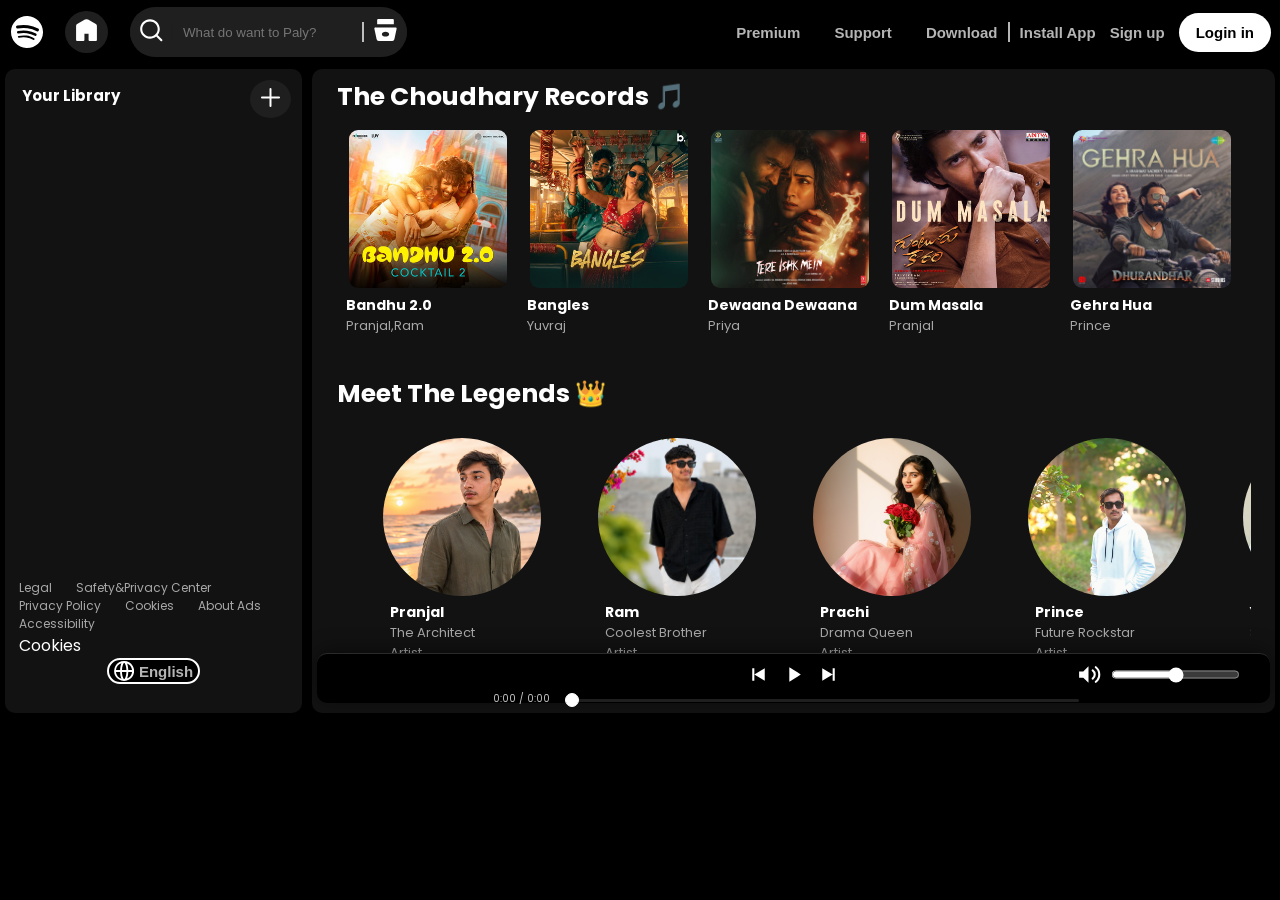
<file: Index.html>
<!DOCTYPE html>
<html lang="en">

<head>
    <meta charset="UTF-8">
    <meta name="viewport" content="width=device-width, initial-scale=1.0">
    <title>Spotify - Web Player: Music for everyone</title>
    <link rel="stylesheet" href="Style.css">
    <link rel="icon" type="image/png" href="https://open.spotifycdn.com/cdn/images/favicon32.b64ecc03.png">
    <style>
        @import url('https://fonts.googleapis.com/css2?family=Poppins:wght@400;700&display=swap');
    </style>
</head>

<body>
    <header>
        <nav>
            <div class="search">
                <img src="Svg/spotify.svg" alt="Spotify">
                <button><img src="Svg/Home.svg" alt="Home"></button>
                <div class="search-box">
                    <div class="search-menu">
                        <button><img src="Svg/Search.svg" alt=""></button>
                        <input type="text" name="search" placeholder="What do want to Paly?">

                    </div>
                    <div class="Seperator">
                        <div class="divider"></div>
                        <button><img src="Svg/Breifcase.svg" alt="Breifcase"></button>
                    </div>
                </div>
            </div>
            <div class="info">
                <div class="info-left">
                    <button>Premium</button>
                    <button>Support</button>
                    <button>Download</button>

                </div>

                <div class="divider danda"></div>
                <div class="info-right">
                    <button>Install App</button>
                    <button>Sign up</button>
                    <button class="Login">Login in</button>

                </div>
            </div>
        </nav>
    </header>

    <div class="main">
        <div class="Lib">
            <header>
                <div class="L">
                    <div>Your Library</div>
                    <button><img src="Svg/plus.svg" alt="plus"></button>
                </div>
            </header>
            <div class="Mudiv">

            </div>
            <footer>
                <div footer1>
                    <span>Legal</span>
                    <span>Safety&Privacy Center</span>
                    <span>Privacy Policy</span>
                    <span>Cookies</span>
                    <span>About Ads</span>
                    <span>Accessibility</span>
                </div>
                <div>Cookies</div>
                <div class="btn"><button><img src="Svg/lang.svg" alt="">English</button></div>
            </footer>
        </div>
        <div class="cards">
            <div class="header">The Choudhary Records 🎵</div>
            <div class="carads">
                 

            </div>
            <div class="Art-Head">Meet The Legends 👑</div>
            <div class="art-cards">
                <div class="art-card">
                    <div class="art-img">
                        <img src="images/Artist-Pranjal.png" alt="">
                    </div>
                    <div class="art-info">
                        <h4>Pranjal</h4>
                        <p>The Architect</p>
                        <p>Artist</p>
                    </div>
                </div>
                <div class="art-card">
                    <div class="art-img">
                        <img src="images/Artist-Ram.enc" alt="">
                    </div>
                    <div class="art-info">
                        <h4>Ram</h4>
                        <p>Coolest Brother</p>
                        <p>Artist</p>
                    </div>
                </div>
                <div class="art-card">
                    <div class="art-img">
                        <img src="images/Artist-Prachi.jpg" alt="">
                    </div>
                    <div class="art-info">
                        <h4>Prachi</h4>
                        <p>Drama Queen</p>
                        <p>Artist</p>
                    </div>
                </div>
                <div class="art-card">
                    <div class="art-img">
                        <img src="images/Artist-Prince.jpg" alt="">
                    </div>
                    <div class="art-info">
                        <h4>Prince</h4>
                        <p>Future Rockstar</p>
                        <p>Artist</p>
                    </div>
                </div>
                <div class="art-card">
                    <div class="art-img">
                        <img src="images/Artist-Yuvraj.jpg" alt="">
                    </div>
                    <div class="art-info">
                        <h4>Yuvraj</h4>
                        <p>Selfie King</p>
                        <p>Artist</p>
                    </div>
                </div>
                <div class="art-card">
                    <div class="art-img">
                        <img src="images/Artist-Priya.jpg" alt="">
                    </div>
                    <div class="art-info">
                        <h4>Priya</h4>
                        <p>CEO of Laziness</p>
                        <p>Artist</p>
                    </div>
                </div>
                <div class="art-card">
                    <div class="art-img">
                        <img src="images/Artist-Vaidehi.png" alt="">
                    </div>
                    <div class="art-info">
                        <h4>Vaidehi</h4>
                        <p>Non-Stop FM</p>
                        <p>Artist</p>
                    </div>
                </div>
            </div>
            <div class="player">
                <div class="song-detail">
                    <div class="listed-song"></div>
                    <div class="song-btn"><img class="previous-btn" src="Svg/previous.svg" alt="previous"><img
                            class="play-btn" src="Svg/play1.svg" alt="play"><img class="next-btn" src="Svg/next.svg"
                            alt="next"></div>
                    <div class="volume-Icon"><img class="volume" src=""><input
    type="range"
    class="volume-slider"
    min="0"
    max="100"
    value="50"></div>
                </div>
                <div class="timer"> 
                    <div class="song-time">0:00 / 0:00</div>
                <div class="seekbar">
                    <div class="progress"></div>
                    <div class="circle"></div>
                </div>
            </div>
            </div>
        </div>
    </div>


    <script src="Script.js"></script>


</body>

</html>
</file>
<file: Style.css>
/* Chrome, Edge, Opera */
::-webkit-scrollbar {
    width: 12px;
    /* Vertical scrollbar */
    height: 12px;
    /* Horizontal scrollbar */
}

::-webkit-scrollbar-track {
    background: #121212;
}

::-webkit-scrollbar-thumb {
    background: #535353;
    border-radius: 999px;
    border: 2px solid #121212;
}

::-webkit-scrollbar-thumb:hover {
    background: #b3b3b3;
}

::-webkit-scrollbar-corner {
    background: #121212;
}

/* Firefox */
* {
    scrollbar-width: thin;
    scrollbar-color: #535353 #121212;
}

* {
    margin: 0px;
    padding: 0px;

    box-sizing: border-box;
}

body {
    background-color: black;

}

nav {

    box-sizing: border-box;
    display: flex;
    justify-content: space-between;
    align-items: center;
}

.search {
    display: flex;
    justify-content: space-around;
    align-items: center;
    gap: 22px;

    margin: 7px 2px 7px 11px;
}

.search button img {
    width: 25px;
}

nav .search button {

    background-color: #1f1f1f;
    border: none;
    outline: none;
    margin-left: 0px;

    border-radius: 50%;
    padding: 7px 9px
}

.search-box img {
    width: 25px;
}

.search-box {
    display: flex;
    justify-content: space-around;
    align-items: center;
    background-color: #1f1f1f;
    border-radius: 50px;
    margin-right: 26px;
    padding: 4px 0px;
   max-width: 398px;

    gap: 10px;
}

.search-box input {
    background-color: #1f1f1f;
    color: white;
    border: none;
    outline: none;
    padding: 7px 0px;
   max-width: 258px;
}

.divider {
    width: 0%;
    height: 20px;
    border: 1px solid rgba(255, 255, 255, 0.708);

}

.Seperator {
    display: flex;
    justify-content: center;
    align-items: center;
}

.Seperator img {
    width: 25px;
}

.search-menu {
    display: flex;
    justify-content: center;
    align-items: center;
    gap: 10px;
}

.info {
    display: flex;
    justify-content: center;
    align-items: center;
    gap: 10px;
    margin-right: 9px;
}

.info button {
    border: none;
    outline: none;
    background-color: black;
    font-weight: bolder;
    color: rgba(255, 255, 255, 0.708);
    font-size: 15px;
}

.info-left {
    display: flex;
    justify-content: center;
    align-items: center;
    gap: 34px;

}

.info-right {
    display: flex;
    justify-content: center;
    align-items: center;
    gap: 14px;

}

button.Login {
    padding: 11px 17px;
    background-color: white;
    color: black;
    border-radius: 50px;

}

.Lib {
     flex: 0 0 297px ;
    background-color: #121212;
    color: white;
    border-radius: 10px;
   

    margin: 5px;
}

.cards {
    flex : 1;

    background-color: #121212;
    color: white;
    border-radius: 10px;
    overflow: auto;
    margin: 5px;
}

.main {
    display: flex;



}

.L img {
    width: 21px;
    margin: 5px;
}

.L button {
    background-color: #1f1f1f;
    border: none;
    outline: none;
    margin-left: 0px;

    border-radius: 50%;
    padding: 2px 5px;
    margin: 11px;
}

.L {
    display: flex;
    justify-content: space-between;
    align-items: center;
}

.L>div {
    font-size: 15px;
    font-family: "Poppins", sans-serif;
    font-weight: 700;
    font-style: normal;
    margin-left: 17px;
    margin-bottom: 8px;
}

div.header {
    font-family: "Poppins", sans-serif;
    font-weight: 700;
    font-style: normal;
    margin-left: 25px;
    font-size: 25px;
    margin-top: 9px;
}

.carads {
    display: flex;
    flex-wrap: nowrap;
    overflow-x: auto;
     scrollbar-width: none; /* Firefox */
         width: 95%;
    margin: auto;
    height: 250px;
}

.card {

    width: 178px;
    scrollbar-width: thin;

    flex-shrink: 0;
    scroll-behavior: smooth;
    margin: 14px 0px 0px 3px;
 padding-bottom: 10px;
 cursor: pointer;

}

.img {
    width: 158px;
    margin: auto;
}

.img img {
    object-fit: contain;
    width: 100%;
    height: 100%;

    border-radius: 9px;
}

.main {
    font-family: "Poppins", sans-serif;

    font-style: normal;

}

.card p {
    font-size: 13px;
    margin-left: 7px;
    color: #ffffffa1;
}

.card h4 {
    font-size: 14px;
    margin-left: 7px;
}

div.Art-Head {
    font-family: "Poppins", sans-serif;
    font-weight: 700;
    font-style: normal;
    margin-left: 25px;
    font-size: 25px;
    margin-top: 9px;
}

.art-card {

    width: 178px;
    flex-shrink: 0;

    margin: 14px 0px 0px 37px;
    height: 232px;
}

.art-img {
    width: 158px;
    height: 158px;
    margin: auto;


    margin-top: 11px;

}

.art-img img {
    object-fit: cover;
    width: 100%;
    height: 100%;

    border-radius: 50%;
    object-position: center center;
}

.art-info {
    margin: auto;

    width: 158px;
    margin-top: 6px;
}

.art-info p {
    font-size: 13px;
    margin-left: 7px;
    color: #ffffffa1;
}

.art-info h4 {
    font-size: 14px;
    margin-left: 7px;
}

.art-cards {
    display: flex;
    flex-direction: row;
    flex-wrap: nowrap;
 scrollbar-width: none; /* Firefox */
    overflow-x: auto;
        width: 95%;
    margin: auto;
    height: 250px;
}

.art-card:hover {
    background-color: #1f1f1f;
    border-radius: 9px;
    cursor: pointer;
}

.card:hover {
    background-color: #1f1f1f;
    border-radius: 9px;
}

.Music {
    width: 280px;

    height: 464px;
    margin-left: 3px;
    margin-bottom: 10px;
    overflow-y: auto;
}

footer>div {
    width: 270px;
    margin: auto;
    display: flex;
    flex-wrap: wrap;
    column-gap: 24px;
}

footer span {
    font-size: 12px;
    color: #ffffffa1;
}

footer button {
    border: 2px solid white;
    outline: none;
    background-color: black;
    font-weight: bolder;
    color: rgba(255, 255, 255, 0.708);
    font-size: 15px;
    border-radius: 20px;
    padding: 1px 5px;
}

footer button img {
    width: 20px;
}

.btn button {
    display: flex;
    align-items: center;
    gap: 5px;

}
.Mudiv{
    min-height: 450px;
}


.btn {
    justify-content: center;
}

.song {
    width: 95%;

    background-color: #1f1f1f97;
    height: 50px;
    border-radius: 9px;
    display: flex;
    align-items: center;
    margin: 16px 5px;
}

.song>img {
    width: 40px;

}

.song-name {
    width: 183px;
    padding: 0px 3px;
    overflow: hidden;
    display: flex;
    align-items: center;

    color: #ffffffc9;
    white-space: nowrap;

    text-overflow: ellipsis;
    font-size: 15px;
}

.song:hover {
   
    background: #2a2a2a;
    cursor: pointer;

}
div.player{
    
    position: sticky;
    bottom: 10px;
    display: flex;
    align-items: center;
    
   
    width:auto;

    
    margin: 0px 5px;
    border-radius: 10px;
    flex-direction: column;

    background: black;
    box-shadow: 0 -4px 20px rgba(0,0,0,0.4);

    border-top: 1px solid #2a2a2a;

}
.song-btn{
        display: flex;
    column-gap: 10px;
    flex-direction: row;
    align-items: start;
    margin-top: 8px;
    height: 25px;
}
.song-btn img{
 width: 25px;
}
.seekbar{
  cursor: pointer;
  height: 3px;
  width: 60%;
      margin-top: 10px;
      display: flex;
      align-items: center;
          position: relative;
    border-radius: 5px;
    background-color: #1f1f1f;

}
.circle{
    background-color: white;
    border-radius: 50%;
    border: 1px solid white;
       width: 14px;
    height: 14px;
    position: relative;
    transition: left 0.2s ease;
    cursor: pointer;
}
.progress{
    position: absolute;
    height: 100%;
    width: 0%;
    background: white;
    border-radius: 10px;
    transition: all 0.2s ease;
}
.song-btn img:hover{
  width: 27px;
  cursor: pointer;
}
.listed-song{
    white-space: nowrap;
    overflow-x: hidden;
    height: 30px;
    width: 35%;
    position: absolute;
    left: 30px;
    margin-top: 5px;
    scrollbar-width: none;

}
.song-detail{
    display: flex;
    flex-direction: row;
    align-items: center;
    justify-content: center;
        width: 90%;
}
.volume-Icon{
    
    margin-top: 8px;
    height: 25px;
    position: absolute;
    right: 30px;
    display: flex;
    column-gap: 10px;
}
.timer{
    display: flex;
    flex-direction: row;
    width: 90%;
    justify-content: center;
    align-items: center;
}
.song-time{
    position: relative;
    right: 15px;
    top: 4px;
    font-size: 10px;
    color: rgba(255, 255, 255, 0.773);
}
.volume-Icon img{
    width: 25px;
    height: 25px;
}
 .volume-slider{
    accent-color: white;
}
 
 @media screen and (max-width:750px) {
    .Lib{
        position: fixed;
        left : -300px;
        transition: all .5 ease;
        
    }
    .cards{
        width: 100vw;
    }
 }
 @media(max-width:1100px){

    .info-left{
        display:none;
    }
   
.danda{
    display: none ;
}
}
@media screen and (max-width:700px) {
    .info{
        display: none;
    }
    .search-box{
        margin-right: 0px;
    }
} 

@media screen and (max-width:600px) {
    .song-detail{
        display: flex;
        flex-direction: column;
        align-items: center;
    }
    .listed-song{
        position: static;
        text-align: center;
    }
    .volume-Icon{
        position: static;
    }
    
   
}
@media screen and (max-width:400px){
.search-box {
    flex: 1;
    min-width: 0;
}
.art-card{
    margin-left: 3px;
}
.search-menu {
    flex: 1;
    min-width: 0;
}

.search-menu input {
    width: 100%;
    min-width: 0;
}
.cards{
    width: 90vw;
    height: 750px;
}
    .search-menu input{
        
    width: clamp(15px, 25vw, 400px);

    }
}
@media screen and (max-width:330px){
      .search-menu input{
  width: clamp(5px, 25vw, 400px);

    }
    .search{
        margin-left: 0px;
        gap: 0px;
    }
}
</file>
